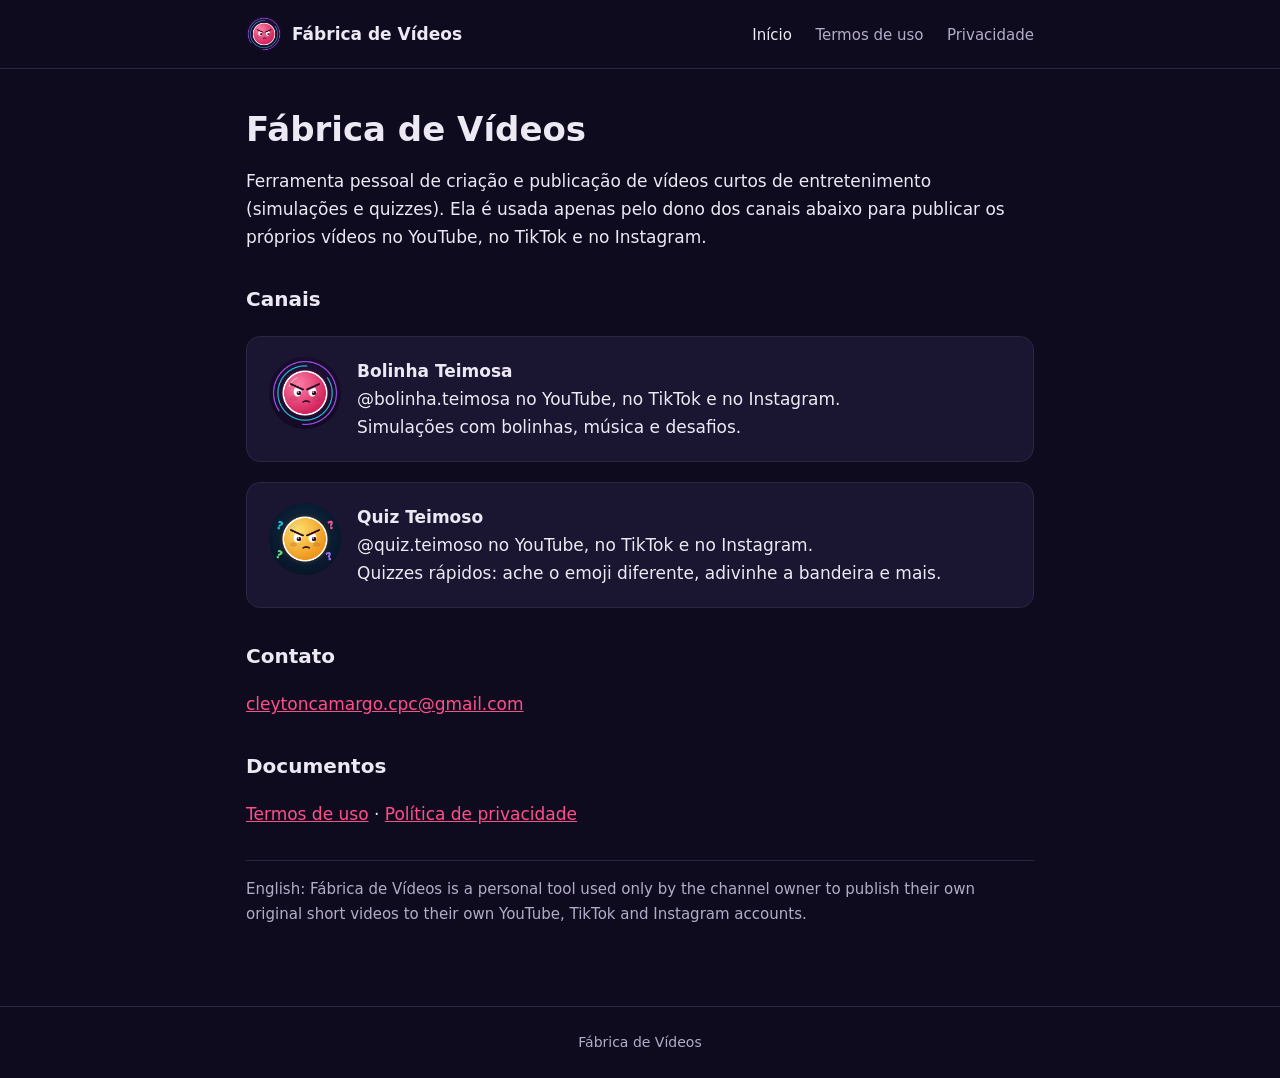
<file: index.html>
<!doctype html>
<html lang="pt-BR">
<head>
  <meta charset="utf-8">
  <meta name="viewport" content="width=device-width, initial-scale=1">
  <title>Fábrica de Vídeos</title>
  <meta name="description" content="Ferramenta pessoal de criação e publicação de vídeos curtos de entretenimento.">
  <link rel="icon" href="bolinha.png">
  <link rel="stylesheet" href="estilo.css">
</head>
<body>
  <header>
    <div class="barra">
      <a class="marca" href="./"><img src="bolinha.png" alt="">Fábrica de Vídeos</a>
      <nav>
        <a href="./" aria-current="page">Início</a>
        <a href="termos.html">Termos de uso</a>
        <a href="privacidade.html">Privacidade</a>
      </nav>
    </div>
  </header>
  <main>
    <h1>Fábrica de Vídeos</h1>
    <p>Ferramenta pessoal de criação e publicação de vídeos curtos de entretenimento (simulações e quizzes). Ela é usada apenas pelo dono dos canais abaixo para publicar os próprios vídeos no YouTube, no TikTok e no Instagram.</p>

    <h2>Canais</h2>
    <div class="cartao">
      <img src="bolinha.png" alt="Bolinha Teimosa">
      <strong>Bolinha Teimosa</strong><br>
      @bolinha.teimosa no YouTube, no TikTok e no Instagram.<br>
      Simulações com bolinhas, música e desafios.
      <div style="clear: both"></div>
    </div>
    <div class="cartao">
      <img src="quiz.png" alt="Quiz Teimoso">
      <strong>Quiz Teimoso</strong><br>
      @quiz.teimoso no YouTube, no TikTok e no Instagram.<br>
      Quizzes rápidos: ache o emoji diferente, adivinhe a bandeira e mais.
      <div style="clear: both"></div>
    </div>

    <h2>Contato</h2>
    <p><a href="mailto:cleytoncamargo.cpc@gmail.com">cleytoncamargo.cpc@gmail.com</a></p>

    <h2>Documentos</h2>
    <p><a href="termos.html">Termos de uso</a> · <a href="privacidade.html">Política de privacidade</a></p>

    <p class="ingles">English: Fábrica de Vídeos is a personal tool used only by the channel owner to publish their own original short videos to their own YouTube, TikTok and Instagram accounts.</p>
  </main>
  <footer>Fábrica de Vídeos</footer>
</body>
</html>
</file>
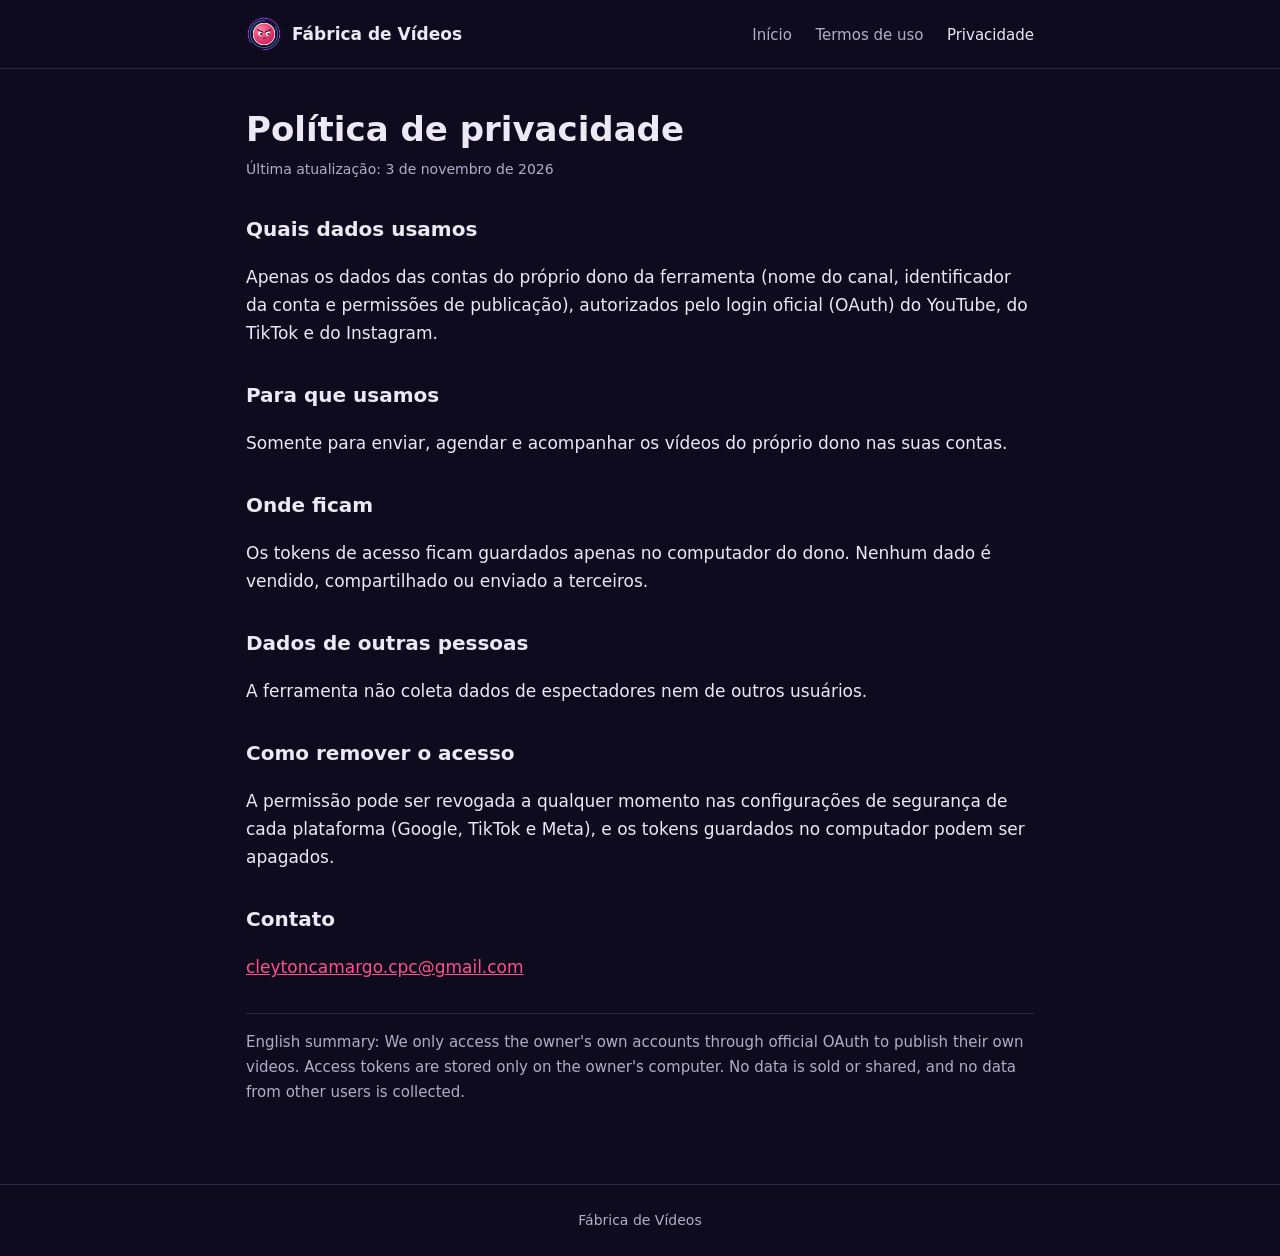
<file: privacidade.html>
<!doctype html>
<html lang="pt-BR">
<head>
  <meta charset="utf-8">
  <meta name="viewport" content="width=device-width, initial-scale=1">
  <title>Política de privacidade · Fábrica de Vídeos</title>
  <link rel="icon" href="bolinha.png">
  <link rel="stylesheet" href="estilo.css">
</head>
<body>
  <header>
    <div class="barra">
      <a class="marca" href="./"><img src="bolinha.png" alt="">Fábrica de Vídeos</a>
      <nav>
        <a href="./">Início</a>
        <a href="termos.html">Termos de uso</a>
        <a href="privacidade.html" aria-current="page">Privacidade</a>
      </nav>
    </div>
  </header>
  <main>
    <h1>Política de privacidade</h1>
    <p class="atualizado">Última atualização: 3 de novembro de 2026</p>

    <h2>Quais dados usamos</h2>
    <p>Apenas os dados das contas do próprio dono da ferramenta (nome do canal, identificador da conta e permissões de publicação), autorizados pelo login oficial (OAuth) do YouTube, do TikTok e do Instagram.</p>

    <h2>Para que usamos</h2>
    <p>Somente para enviar, agendar e acompanhar os vídeos do próprio dono nas suas contas.</p>

    <h2>Onde ficam</h2>
    <p>Os tokens de acesso ficam guardados apenas no computador do dono. Nenhum dado é vendido, compartilhado ou enviado a terceiros.</p>

    <h2>Dados de outras pessoas</h2>
    <p>A ferramenta não coleta dados de espectadores nem de outros usuários.</p>

    <h2>Como remover o acesso</h2>
    <p>A permissão pode ser revogada a qualquer momento nas configurações de segurança de cada plataforma (Google, TikTok e Meta), e os tokens guardados no computador podem ser apagados.</p>

    <h2>Contato</h2>
    <p><a href="mailto:cleytoncamargo.cpc@gmail.com">cleytoncamargo.cpc@gmail.com</a></p>

    <p class="ingles">English summary: We only access the owner's own accounts through official OAuth to publish their own videos. Access tokens are stored only on the owner's computer. No data is sold or shared, and no data from other users is collected.</p>
  </main>
  <footer>Fábrica de Vídeos</footer>
</body>
</html>
</file>
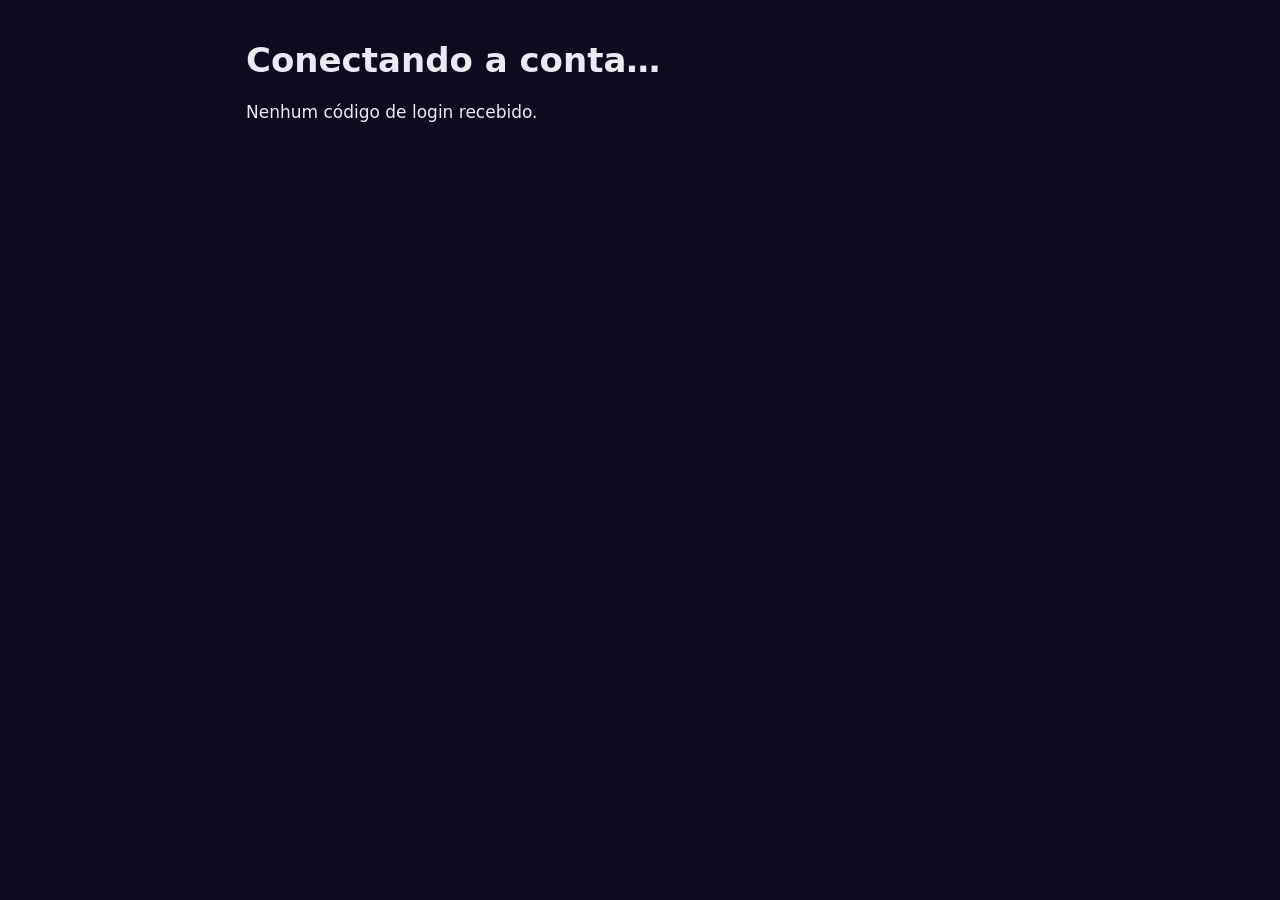
<file: retorno.html>
<!doctype html>
<html lang="pt-BR">
<head>
  <meta charset="utf-8">
  <meta name="viewport" content="width=device-width, initial-scale=1">
  <meta name="robots" content="noindex">
  <title>Conectando · Fábrica de Vídeos</title>
  <link rel="icon" href="bolinha.png">
  <link rel="stylesheet" href="estilo.css">
</head>
<body>
  <main>
    <h1>Conectando a conta…</h1>
    <p id="mensagem">Você vai voltar para a Fábrica de Vídeos no seu computador em instantes.</p>
  </main>
  <script>
    // O Instagram exige um endereço HTTPS de retorno. Esta página só repassa o código
    // do login para a API que roda no computador do dono (http://localhost:8000).
    var parametros = window.location.search;
    if (parametros.indexOf("code=") === -1 && parametros.indexOf("error") === -1) {
      document.getElementById("mensagem").textContent = "Nenhum código de login recebido.";
    } else {
      window.location.replace("http://localhost:8000/api/plataformas/instagram/retorno" + parametros);
    }
  </script>
</body>
</html>
</file>
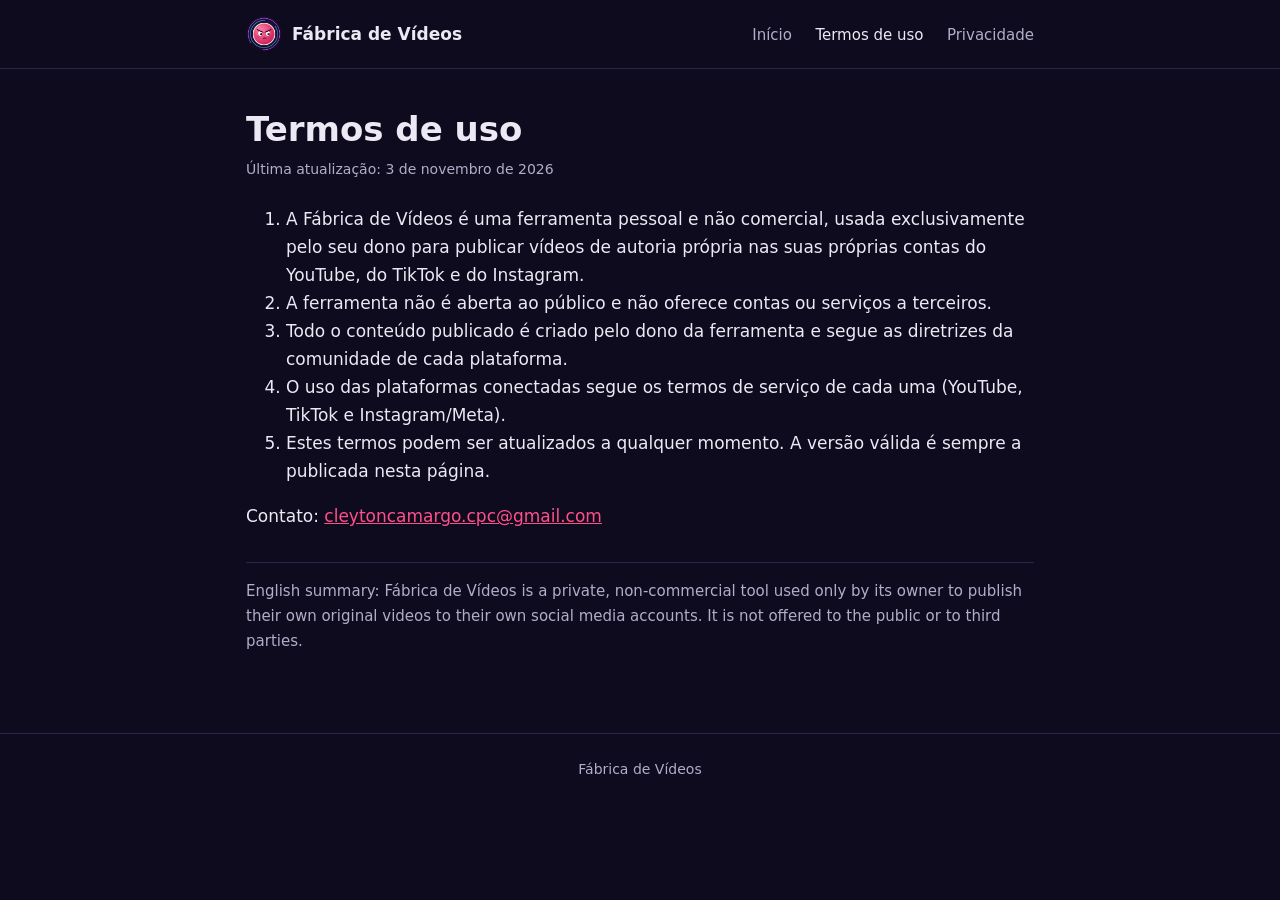
<file: termos.html>
<!doctype html>
<html lang="pt-BR">
<head>
  <meta charset="utf-8">
  <meta name="viewport" content="width=device-width, initial-scale=1">
  <title>Termos de uso · Fábrica de Vídeos</title>
  <link rel="icon" href="bolinha.png">
  <link rel="stylesheet" href="estilo.css">
</head>
<body>
  <header>
    <div class="barra">
      <a class="marca" href="./"><img src="bolinha.png" alt="">Fábrica de Vídeos</a>
      <nav>
        <a href="./">Início</a>
        <a href="termos.html" aria-current="page">Termos de uso</a>
        <a href="privacidade.html">Privacidade</a>
      </nav>
    </div>
  </header>
  <main>
    <h1>Termos de uso</h1>
    <p class="atualizado">Última atualização: 3 de novembro de 2026</p>
    <ol>
      <li>A Fábrica de Vídeos é uma ferramenta pessoal e não comercial, usada exclusivamente pelo seu dono para publicar vídeos de autoria própria nas suas próprias contas do YouTube, do TikTok e do Instagram.</li>
      <li>A ferramenta não é aberta ao público e não oferece contas ou serviços a terceiros.</li>
      <li>Todo o conteúdo publicado é criado pelo dono da ferramenta e segue as diretrizes da comunidade de cada plataforma.</li>
      <li>O uso das plataformas conectadas segue os termos de serviço de cada uma (YouTube, TikTok e Instagram/Meta).</li>
      <li>Estes termos podem ser atualizados a qualquer momento. A versão válida é sempre a publicada nesta página.</li>
    </ol>
    <p>Contato: <a href="mailto:cleytoncamargo.cpc@gmail.com">cleytoncamargo.cpc@gmail.com</a></p>
    <p class="ingles">English summary: Fábrica de Vídeos is a private, non-commercial tool used only by its owner to publish their own original videos to their own social media accounts. It is not offered to the public or to third parties.</p>
  </main>
  <footer>Fábrica de Vídeos</footer>
</body>
</html>
</file>
<file: estilo.css>
:root {
  --fundo: #0f0b1e;
  --cartao: #1a1530;
  --texto: #ece9f5;
  --suave: #b3acc9;
  --destaque: #ff4f8b;
  --borda: #2c2546;
}

* { box-sizing: border-box; }

body {
  margin: 0;
  background: var(--fundo);
  color: var(--texto);
  font: 17px/1.65 system-ui, -apple-system, "Segoe UI", Roboto, sans-serif;
}

header {
  border-bottom: 1px solid var(--borda);
}

.barra {
  max-width: 820px;
  margin: 0 auto;
  padding: 16px;
  display: flex;
  align-items: center;
  justify-content: space-between;
  gap: 16px;
  flex-wrap: wrap;
}

.marca {
  display: flex;
  align-items: center;
  gap: 10px;
  color: var(--texto);
  text-decoration: none;
  font-weight: 700;
}

.marca img { width: 36px; height: 36px; border-radius: 50%; }

nav a {
  color: var(--suave);
  text-decoration: none;
  margin-left: 18px;
  font-size: 15px;
}

nav a:hover, nav a[aria-current="page"] { color: var(--texto); }

main {
  max-width: 820px;
  margin: 0 auto;
  padding: 40px 16px 64px;
}

h1 { font-size: 34px; line-height: 1.2; margin: 0 0 8px; }
h2 { font-size: 20px; margin: 32px 0 8px; }

.atualizado { color: var(--suave); font-size: 14px; margin: 0 0 24px; }

.cartao {
  background: var(--cartao);
  border: 1px solid var(--borda);
  border-radius: 14px;
  padding: 20px 22px;
  margin: 20px 0;
}

.cartao img { width: 72px; height: 72px; border-radius: 50%; float: left; margin-right: 16px; }

a { color: var(--destaque); }

.ingles { color: var(--suave); font-size: 15px; border-top: 1px solid var(--borda); padding-top: 16px; margin-top: 32px; }

footer { color: var(--suave); font-size: 14px; text-align: center; padding: 24px 16px; border-top: 1px solid var(--borda); }
</file>
